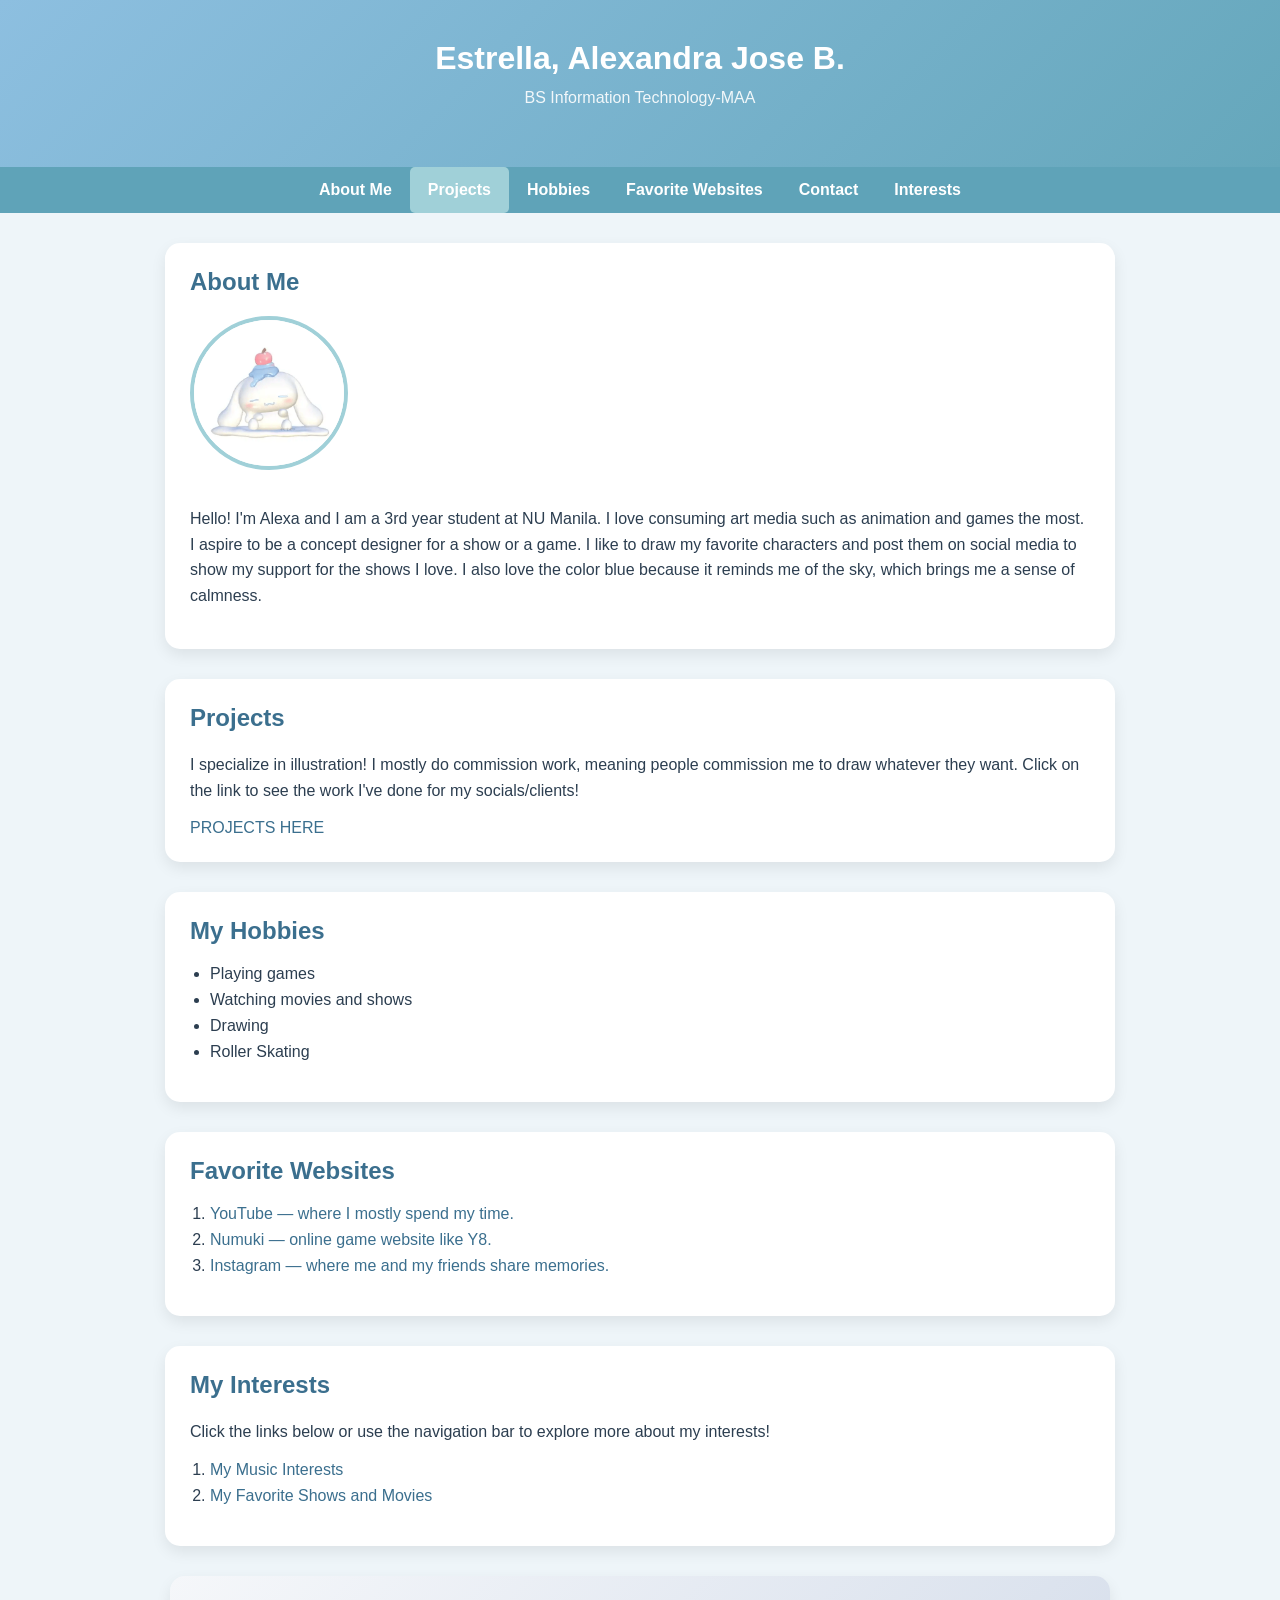
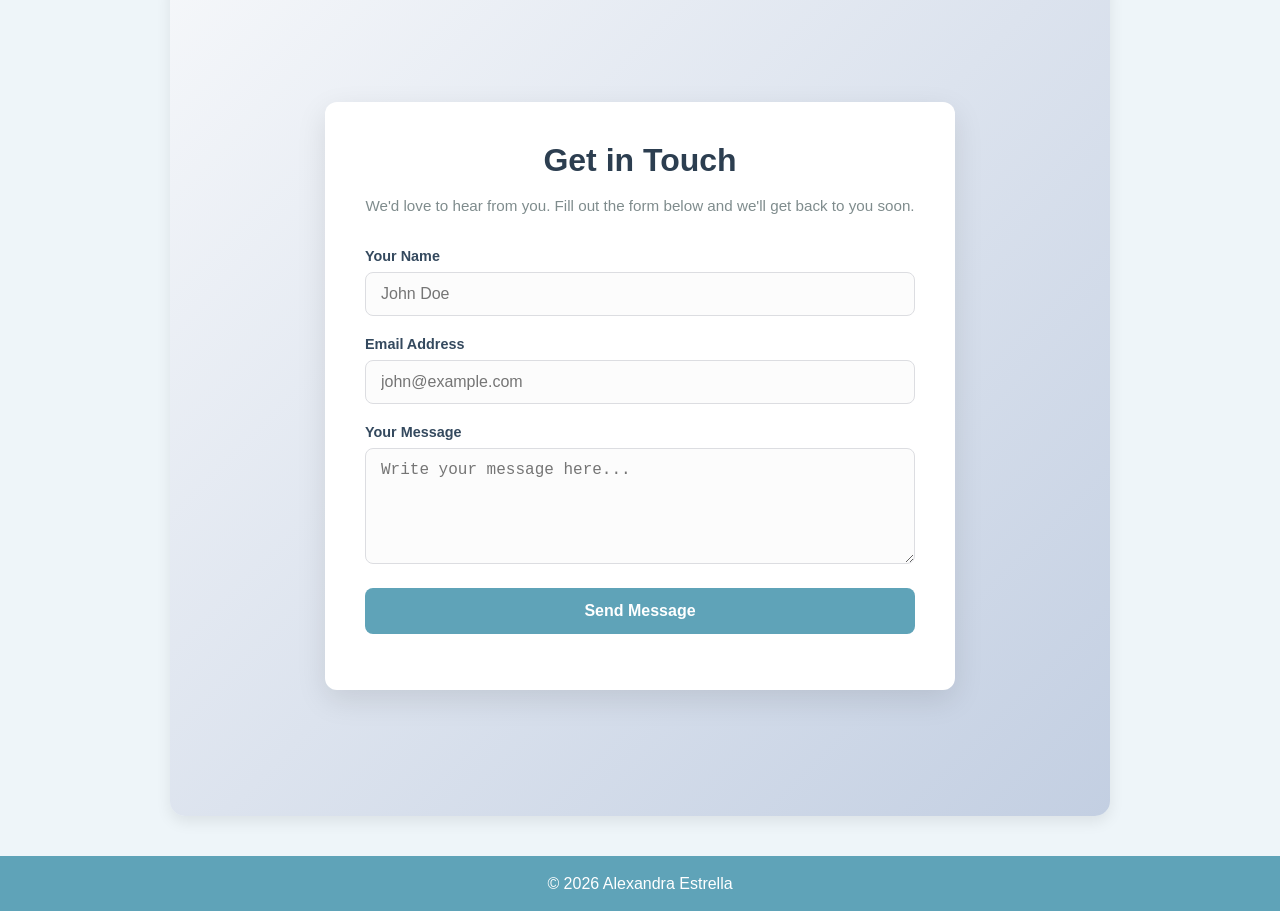
<file: INTEGPROG/index.html>
<!DOCTYPE html>
<html lang="en">
<head>

<title>My Personal Website</title>

<link rel="stylesheet" href="style.css">
</head>

<body>

<header>
    <h1>Estrella, Alexandra Jose B.</h1>
    <p>BS Information Technology-MAA</p>
</header>

<div class="navbar">
    <a href="#about">About Me</a>
    <a href="#project">Projects</a>
    <a href="#hobbies">Hobbies</a>
    <a href="#websites">Favorite Websites</a>
    <a href="#contact">Contact</a>
    

    <div class="dropdown">
        <button class="dropbtn">Interests</button>
        <div class="dropdown-content">
            <a href="projects.html">Projects</a>
            <a href="music.html">Music</a>
            <a href="shows.html">Shows</a>
        </div>
    </div>
</div>

<section id="about">
    <h2>About Me</h2>

    <div class="about-container">
        <img src="cinna.png">

        <p>
        Hello! I'm Alexa and I am a 3rd year student at NU Manila. I love consuming art media such as animation and games the most.
        I aspire to be a concept designer for a show or a game. I like to draw my favorite characters and post them on social media
        to show my support for the shows I love. I also love the color blue because it reminds me of the sky, which brings me a sense of calmness.
        </p>
    </div>
</section>

<section id="project">
    <H2>Projects</H2>
    <p> I specialize in illustration! I mostly do commission work, meaning people commission me to draw whatever they want. Click on the link
        to see the work I've done for my socials/clients!
    </p>
    <a href="projects.html">PROJECTS HERE</a>
</section>

<section id="hobbies">
    <h2>My Hobbies</h2>
    <ul>
        <li>Playing games</li>
        <li>Watching movies and shows</li>
        <li>Drawing</li>
        <li>Roller Skating</li>
    </ul>
</section>

<section id="websites">
    <h2>Favorite Websites</h2>
    <ol>
        <li><a href="https://www.youtube.com" target="_blank">YouTube — where I mostly spend my time.</a></li>
        <li><a href="https://www.numuki.com" target="_blank">Numuki — online game website like Y8.</a></li>
        <li><a href="https://www.instagram.com" target="_blank">Instagram — where me and my friends share memories.</a></li>
    </ol>
</section>

<section id="interests">
    <h2>My Interests</h2>
    <p>Click the links below or use the navigation bar to explore more about my interests!</p>
    <ol>
        <li><a href="music.html">My Music Interests</a></li>
        <li><a href="shows.html">My Favorite Shows and Movies</a></li>
    </ol>
</section>

<section id="contact" class="contact-section">
    <div class="contact-container">
        <div class="contact-header">
            <h2>Get in Touch</h2>
            <p>We'd love to hear from you. Fill out the form below and we'll get back to you soon.</p>
        </div>
        
        <form id="contactForm" class="contact-form">
            <div class="form-group">
                <label for="name">Your Name</label>
                <input type="text" id="name" name="name" placeholder="John Doe" required>
            </div>

            <div class="form-group">
                <label for="email">Email Address</label>
                <input type="email" id="email" name="email" placeholder="john@example.com" required>
            </div>

            <div class="form-group">
                <label for="message">Your Message</label>
                <textarea id="message" name="message" rows="5" placeholder="Write your message here..." required></textarea>
            </div>

            <button type="submit" class="submit-btn">Send Message</button>
            <p id="formResponse" class="form-response"></p>
        </form>
    </div>
</section>

<footer>
    <p>© 2026 Alexandra Estrella</p>
</footer>

<script src="script.js"></script>
</body>
</html>
</file>
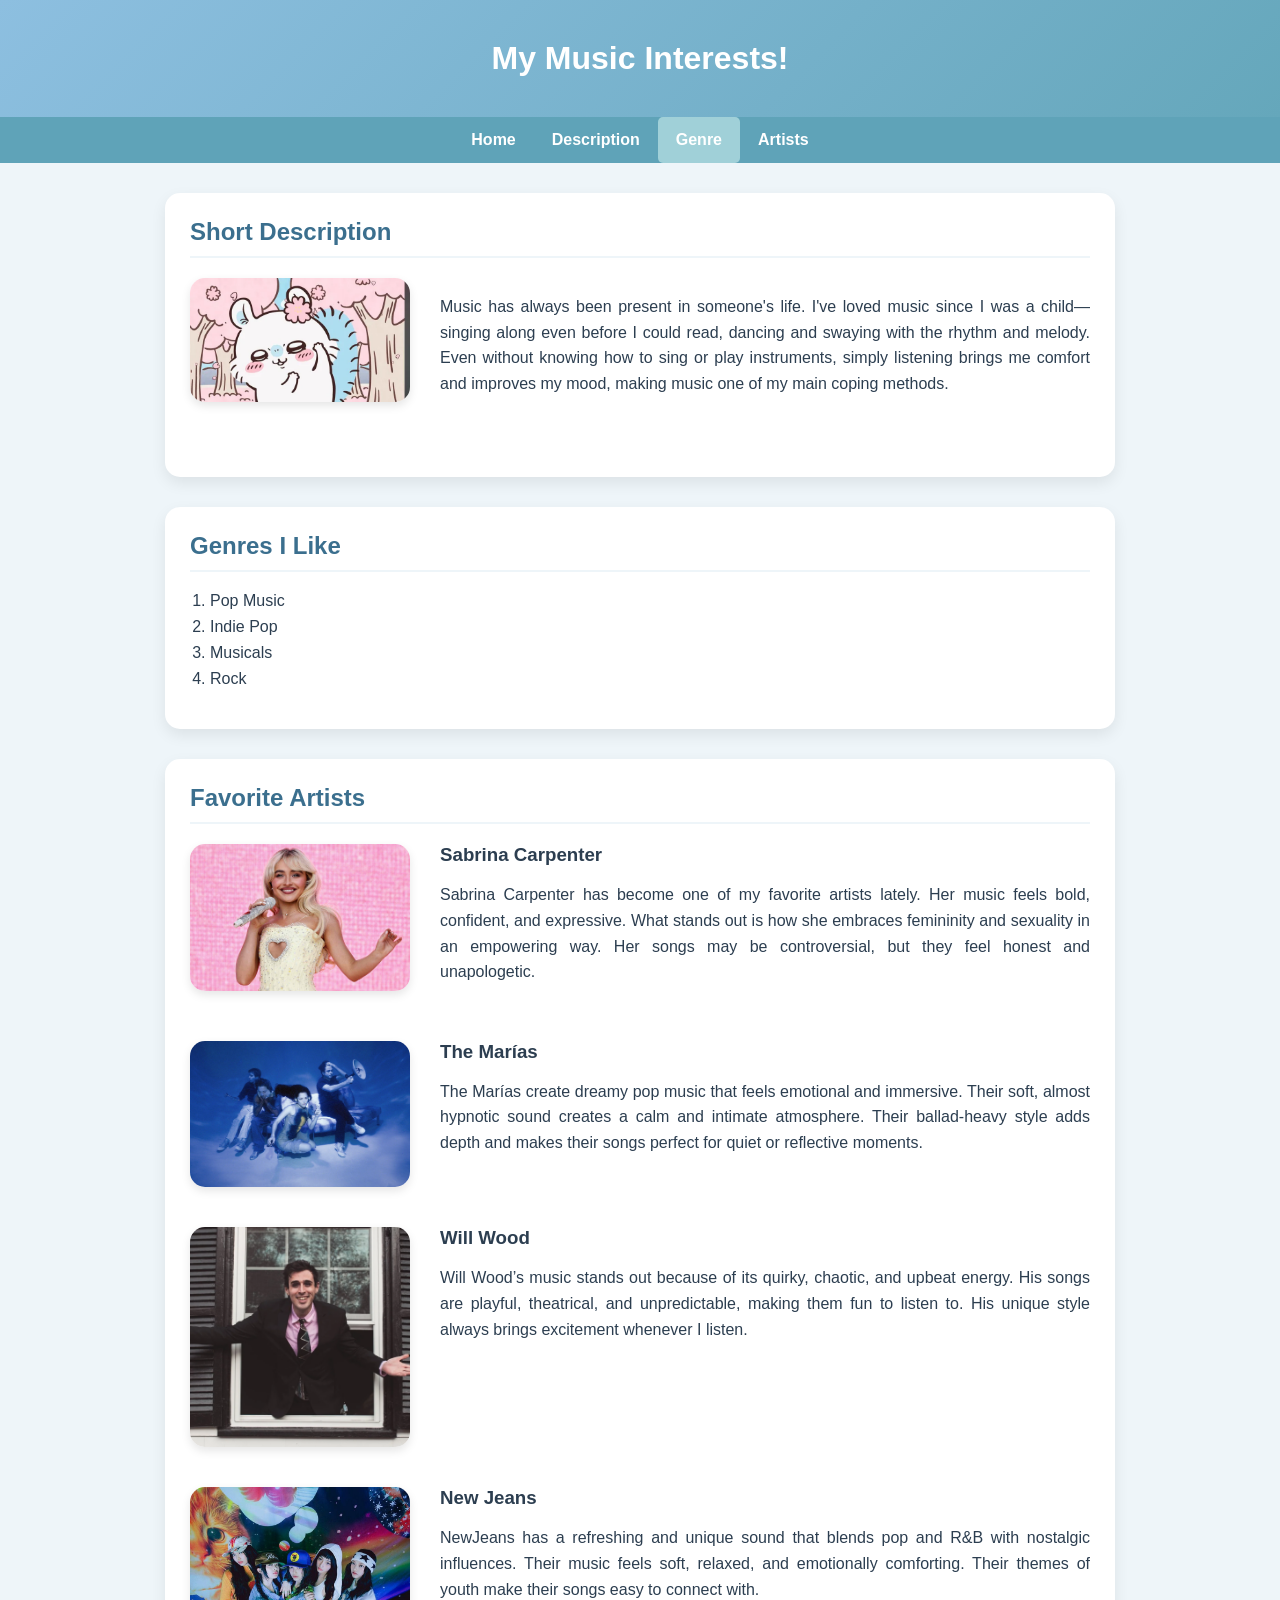
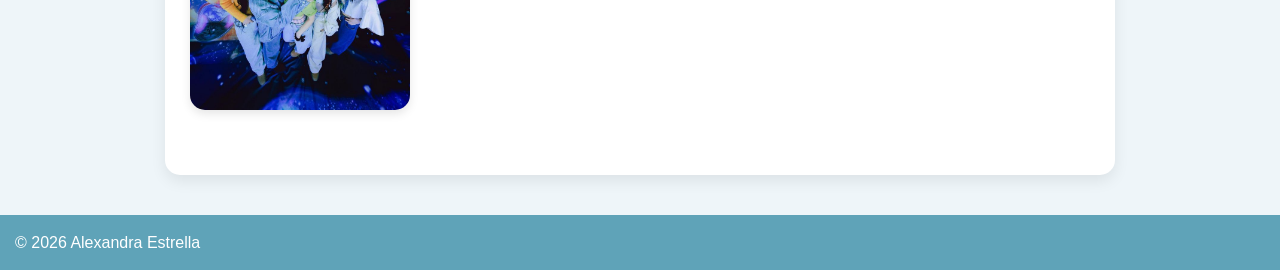
<file: INTEGPROG/music.html>
<!DOCTYPE html>
<html lang="en">
<head>
<meta name="viewport" content="width=device-width, initial-scale=1.0">
<title>Music Interests</title>

<link rel="stylesheet" href="style.css">
</head>

<body class="music-page">

<header>
    <h1>My Music Interests!</h1>
</header>

<div class="navbar">
    <a href="index.html">Home</a>
    <a href="#description">Description</a>
    <a href="#genre">Genre</a>
    <a href="#favorite">Artists</a>
</div>

<section id="description">
    <h2>Short Description</h2>
    <div class="flex-group">
        <img src="monga.webp" class="main-img">
        <div class="text-content">
            <p>
                Music has always been present in someone's life. I've loved music since I was a child—singing along even before I could read,
                dancing and swaying with the rhythm and melody. Even without knowing how to sing or play instruments, simply listening
                brings me comfort and improves my mood, making music one of my main coping methods.
            </p>
        </div>
    </div>
</section>

<section id="genre">
    <h2>Genres I Like</h2>
    <ol>
        <li>Pop Music</li>
        <li>Indie Pop</li>
        <li>Musicals</li>
        <li>Rock</li>
    </ol>
</section>

<section id="favorite">
    <h2>Favorite Artists</h2>

    <div class="artist flex-group">
        <img src="sabrinaaa.jpg">
        <div class="text-content">
            <h3>Sabrina Carpenter</h3>
            <p>
                Sabrina Carpenter has become one of my favorite artists lately. Her music feels bold, confident, and expressive.
                What stands out is how she embraces femininity and sexuality in an empowering way. Her songs may be controversial,
                but they feel honest and unapologetic.
            </p>
        </div>
    </div>

    <div class="artist flex-group">
        <img src="themarias.jpg">
        <div class="text-content">
            <h3>The Marías</h3>
            <p>
                The Marías create dreamy pop music that feels emotional and immersive. Their soft, almost hypnotic sound
                creates a calm and intimate atmosphere. Their ballad-heavy style adds depth and makes their songs perfect
                for quiet or reflective moments.
            </p>
        </div>
    </div>

    <div class="artist flex-group">
        <img src="will wood.webp">
        <div class="text-content">
            <h3>Will Wood</h3>
            <p>
                Will Wood’s music stands out because of its quirky, chaotic, and upbeat energy. His songs are playful,
                theatrical, and unpredictable, making them fun to listen to. His unique style always brings excitement whenever I listen.
            </p>
        </div>
    </div>

    <div class="artist flex-group">
        <img src="newjeanss.jpg">
        <div class="text-content">
            <h3>New Jeans</h3>
            <p>
                NewJeans has a refreshing and unique sound that blends pop and R&B with nostalgic influences.
                Their music feels soft, relaxed, and emotionally comforting. Their themes of youth make their songs easy to connect with.
            </p>
        </div>
    </div>

</section>

<footer>
    <p>© 2026 Alexandra Estrella</p>
</footer>

<script src="script.js"></script>
</body>
</html>
</file>
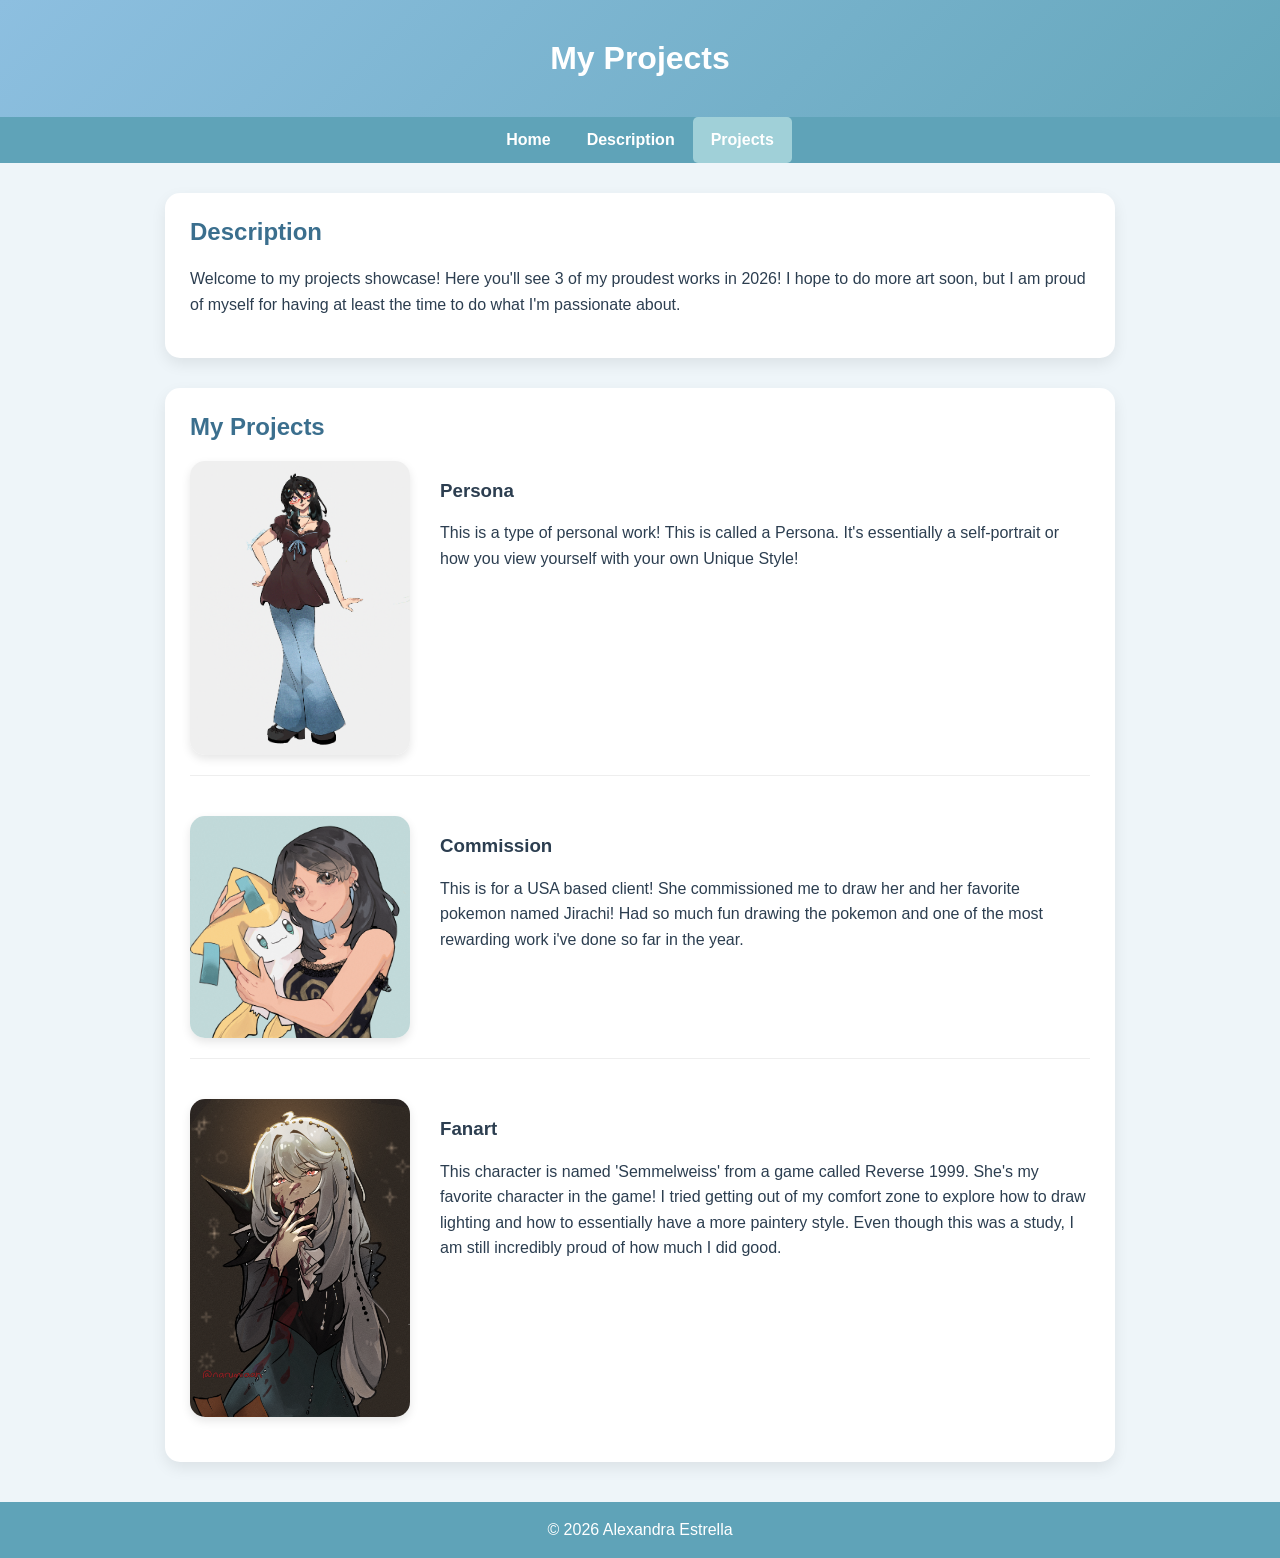
<file: INTEGPROG/projects.html>
<!DOCTYPE html>
<html lang="en">
<head>
<meta name="viewport" content="width=device-width, initial-scale=1.0">
<title>My Projects</title>

<link rel="stylesheet" href="style.css">
</head>

<body class="project-page">

<header>
    <h1>My Projects</h1>
</header>

<div class="navbar">
    <a href="index.html">Home</a>
    <a href="#description">Description</a>
    <a href="#projects">Projects</a>
</div>

<section id="description">
    <h2>Description</h2>
    <p>
        Welcome to my projects showcase! Here you'll see 3 
        of my proudest works in 2026! I hope to do more art 
        soon, but I am proud of myself for having at least the time
        to do what I'm passionate about.
    </p>
</section>

<section id="projects">
    <h2>My Projects</h2>

    <!-- PROJECT 1 -->
    <div class="show">
        <img src="narumi.png" alt="Project 1">
        <div class="show-info">
            <h3>Persona</h3>
            <p>
                This is a type of personal work! This is called a 
                Persona. It's essentially a self-portrait or how 
                you view yourself with your own Unique Style! 
            </p>
        </div>
    </div>

    <!-- PROJECT 2 -->
    <div class="show">
        <img src="kirstenjirachi.png" alt="Project 2">
        <div class="show-info">
            <h3>Commission</h3>
            <p>
               This is for a USA based client! She commissioned me to 
               draw her and her favorite pokemon named Jirachi! Had so much 
               fun drawing the pokemon and one of the most rewarding work i've 
               done so far in the year.
            </p>
        </div>
    </div>

    <!-- PROJECT 3 -->
    <div class="show">
        <img src="semmelwifey.png" alt="Project 3">
        <div class="show-info">
            <h3>Fanart</h3>
            <p>
             This character is named 'Semmelweiss' from a game called Reverse 1999.
             She's my favorite character in the game! I tried getting out of my comfort zone
             to explore how to draw lighting and how to essentially have a more paintery style.
             Even though this was a study, I am still incredibly proud of how much I did good.
            </p>
        </div>
    </div>

</section>

<footer>
    <p>© 2026 Alexandra Estrella</p>
</footer>

<script src="script.js"></script>
</body>
</html>
</file>
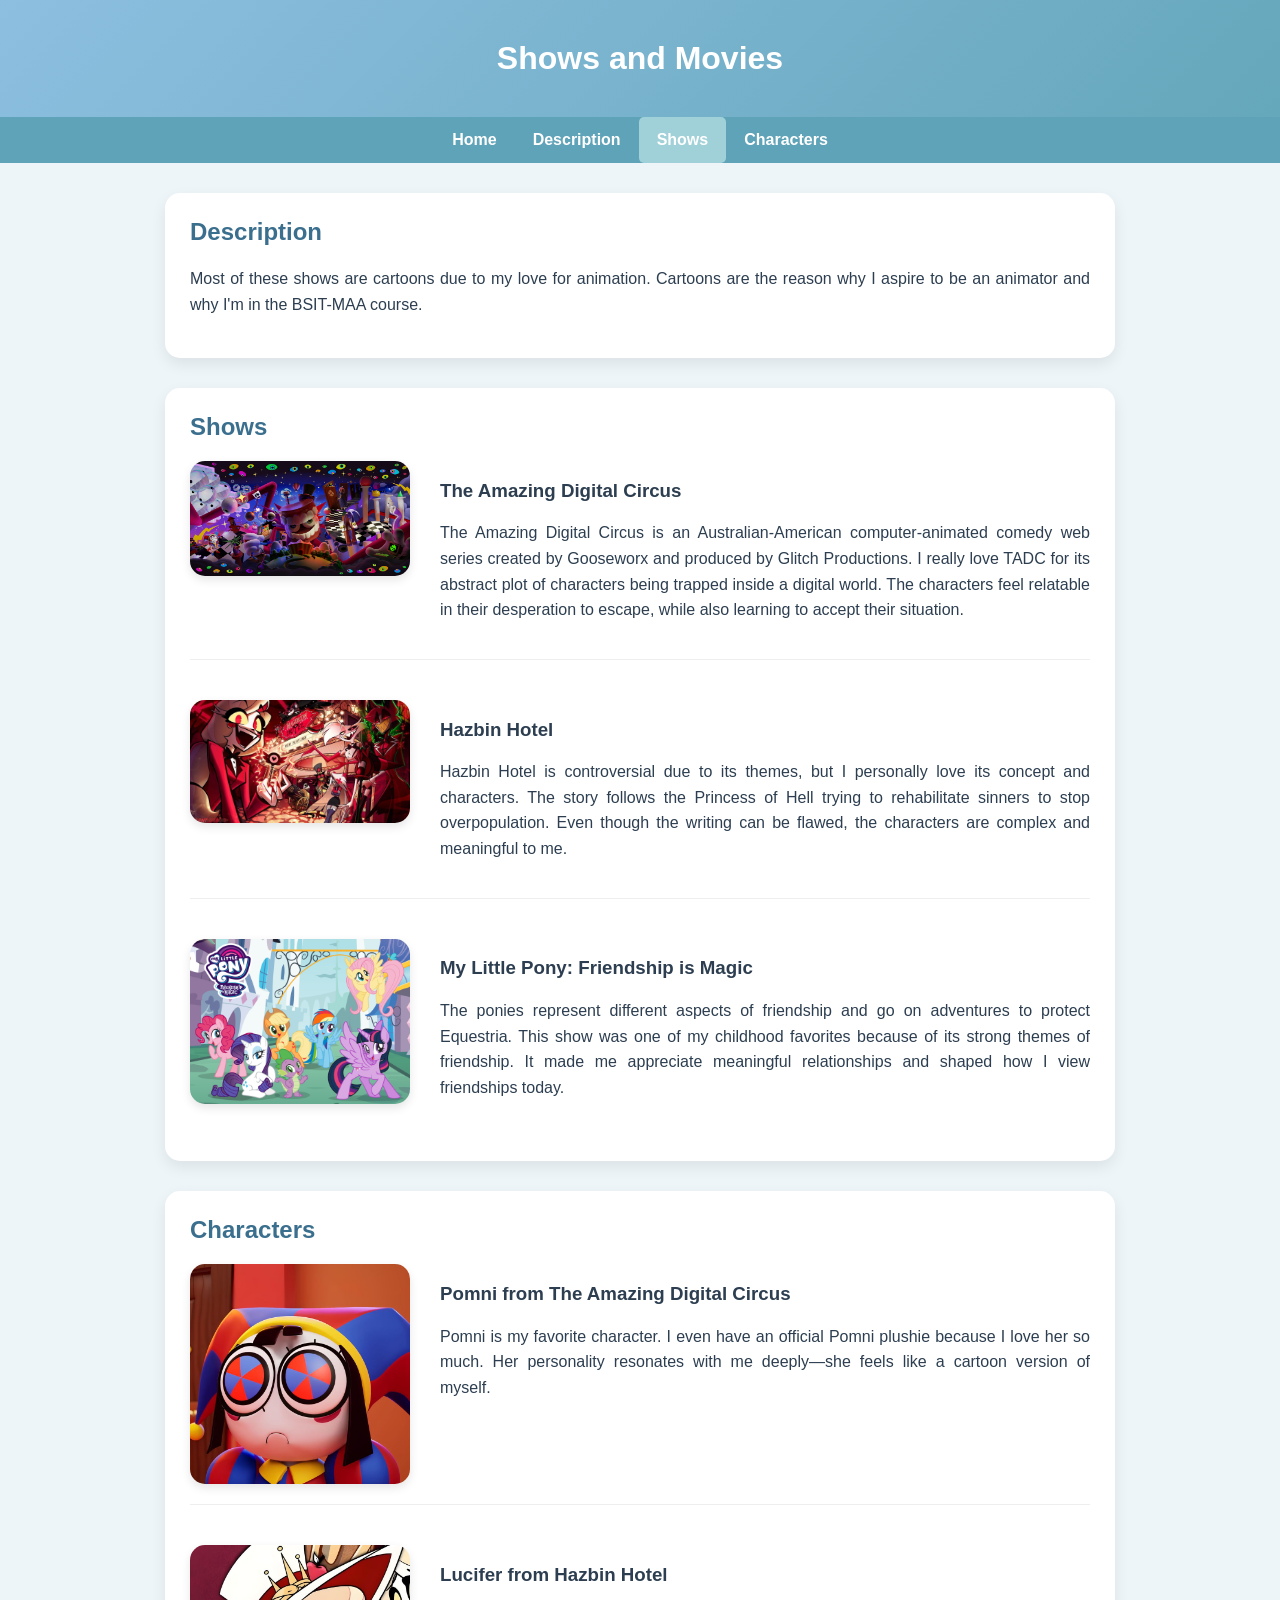
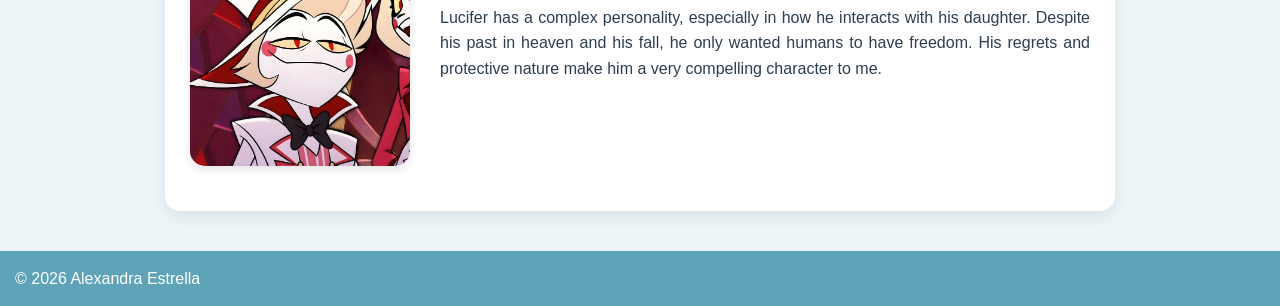
<file: INTEGPROG/shows.html>
<!DOCTYPE html>
<html lang="en">
<head>
<meta name="viewport" content="width=device-width, initial-scale=1.0">
<title>Shows and Movies</title>

<link rel="stylesheet" href="style.css">
</head>

<body class="shows-page">

<header>
    <h1>Shows and Movies</h1>
</header>

<div class="navbar">
    <a href="index.html">Home</a>
    <a href="#description">Description</a>
    <a href="#shows">Shows</a>
    <a href="#characters">Characters</a>
</div>

<section id="description">
    <h2>Description</h2>
    <p>
        Most of these shows are cartoons due to my love for animation. Cartoons are the reason why I aspire to be an animator and why I'm in the BSIT-MAA course.
    </p>
</section>

<section id="shows">
    <h2>Shows</h2>

    <div class="show">
        <img src="tadc.jpg" alt="The Amazing Digital Circus">
        <div class="show-info">
            <h3>The Amazing Digital Circus</h3>
            <p>
            The Amazing Digital Circus is an Australian-American computer-animated comedy web series created by Gooseworx and produced by Glitch Productions.
            I really love TADC for its abstract plot of characters being trapped inside a digital world. The characters feel relatable in their desperation to escape,
            while also learning to accept their situation.
            </p>
        </div>
    </div>

    <div class="show">
        <img src="hazbin hotel.jpg" alt="Hazbin Hotel">
        <div class="show-info">
            <h3>Hazbin Hotel</h3>
            <p>
            Hazbin Hotel is controversial due to its themes, but I personally love its concept and characters. The story follows the Princess of Hell trying to rehabilitate
            sinners to stop overpopulation. Even though the writing can be flawed, the characters are complex and meaningful to me.
            </p>
        </div>
    </div>

    <div class="show">
        <img src="mlp.png" alt="My Little Pony">
        <div class="show-info">
            <h3>My Little Pony: Friendship is Magic</h3>
            <p>
            The ponies represent different aspects of friendship and go on adventures to protect Equestria. This show was one of my childhood favorites because of its
            strong themes of friendship. It made me appreciate meaningful relationships and shaped how I view friendships today.
            </p>
        </div>
    </div>
</section>

<section id="characters">
    <h2>Characters</h2>

    <div class="show">
        <img src="pomni.jpg" alt="Pomni">
        <div class="show-info">
            <h3>Pomni from The Amazing Digital Circus</h3>
            <p>
                Pomni is my favorite character. I even have an official Pomni plushie because I love her so much.
                Her personality resonates with me deeply—she feels like a cartoon version of myself.
            </p>
        </div>
    </div>

    <div class="show">
        <img src="lucifer.jpg" alt="Lucifer">
        <div class="show-info">
            <h3>Lucifer from Hazbin Hotel</h3>
            <p>
                Lucifer has a complex personality, especially in how he interacts with his daughter. Despite his past in heaven and his fall,
                he only wanted humans to have freedom. His regrets and protective nature make him a very compelling character to me.
            </p>
        </div>
    </div>
</section>

<footer>
    <p>© 2026 Alexandra Estrella</p>
</footer>

<script src="script.js"></script>
</body>
</html>
</file>
<file: INTEGPROG/style.css>
body {
    font-family: 'Segoe UI', Arial, sans-serif;
    margin: 0;
    background: #eef5f9;
    color: #2c3e50;
}

header {
    background: linear-gradient(135deg, #8dbfe0, #65a7bb);
    color: white;
    padding: 40px 20px;
    text-align: center;
    box-shadow: 0 4px 10px rgba(0, 0, 0, 0.1);
}

header h1 {
    margin: 0;
    font-size: 32px;
}

header p {
    margin-top: 8px;
    opacity: 0.9;
}

/* NAVBAR */
.navbar {
    display: flex;
    justify-content: center;
    background-color: #5fa3b8;
    position: sticky;
    top: 0;
    z-index: 1000;
    flex-wrap: wrap;
}

.navbar a {
    color: white;
    padding: 14px 18px;
    text-decoration: none;
    font-weight: bold;
    transition: 0.3s;
}

.navbar a:hover,
.navbar a.active {
    background-color: #a0d0d8;
    border-radius: 5px;
}

/* DROPDOWN */
.dropdown {
    position: relative;
}

.dropbtn {
    background: none;
    border: none;
    color: white;
    padding: 14px 18px;
    font-weight: bold;
    font-size: 16px;
    cursor: pointer;
    font-family: inherit;
    transition: 0.3s;
}

.dropbtn:hover,
.dropdown.open .dropbtn {
    background-color: #a0d0d8;
    border-radius: 5px;
}

.dropbtn:focus {
    outline: none;
}

.dropdown-content {
    display: none;
    position: absolute;
    background-color: white;
    min-width: 180px;
    border-radius: 8px;
    overflow: hidden;
    box-shadow: 0 8px 20px rgba(0, 0, 0, 0.15);
}

.dropdown.open .dropdown-content {
    display: block;
}

.dropdown-content a {
    color: #2c3e50;
    padding: 12px;
    display: block;
}

.dropdown-content a:hover {
    background-color: #eef5f9;
}

/* SECTIONS */
section {
    max-width: 900px;
    margin: 30px auto;
    padding: 25px;
    background: white;
    border-radius: 15px;
    box-shadow: 0 6px 15px rgba(0, 0, 0, 0.08);
}

h2 {
    color: #3b6f8e;
    margin-top: 0;
}

p {
    line-height: 1.6;
}

/* ABOUT PAGE */
.about-container {
    display: flex;
    align-items: center;
    gap: 20px;
    flex-wrap: wrap;
}

.about-container img {
    width: 150px;
    border-radius: 50%;
    border: 4px solid #a0d0d8;
}

/* MUSIC PAGE */
.music-page {
    background: #eef5f9;
}

.music-page h2 {
    border-bottom: 2px solid #eef5f9;
    padding-bottom: 10px;
    margin-bottom: 20px;
}

.music-page h3 {
    text-align: left;
    margin: 0 0 10px 0;
}

.music-page p,
.shows-page p {
    text-align: justify;
}

.flex-group {
    display: flex;
    align-items: flex-start;
    gap: 30px;
    margin-bottom: 40px;
}

.main-img,
.artist img {
    flex: 0 0 220px;
    width: 220px;
    border-radius: 15px;
    box-shadow: 0 4px 10px rgba(0, 0, 0, 0.1);
    display: block;
}

.text-content {
    flex: 1;
}

/* SHOWS PAGE */
.show {
    display: flex;
    align-items: flex-start;
    gap: 30px;
    margin-bottom: 40px;
    padding-bottom: 20px;
    border-bottom: 1px solid #eee;
}

.show:last-child {
    border-bottom: none;
    margin-bottom: 0;
}

.show img {
    flex: 0 0 220px;
    width: 220px;
    border-radius: 15px;
    box-shadow: 0 4px 10px rgba(0, 0, 0, 0.1);
}

.show-info {
    flex: 1;
}

.center-text {
    text-align: left;
}

/* LISTS */
ul,
ol {
    padding-left: 20px;
}

li {
    margin-bottom: 8px;
}

a {
    color: #3b6f8e;
    text-decoration: none;
}

a:hover {
    text-decoration: underline;
}

.navbar a:hover,
.dropdown-content a:hover {
    text-decoration: none;
}
/* Contact Section Styling */
.contact-section {
    background: linear-gradient(135deg, #f5f7fa 0%, #c3cfe2 100%);
    padding: 60px 20px;
    font-family: 'Segoe UI', Tahoma, Geneva, Verdana, sans-serif;
    display: flex;
    justify-content: center;
    align-items: center;
    min-height: 80vh;
}

.contact-container {
    background: #ffffff;
    width: 100%;
    max-width: 550px;
    padding: 40px;
    border-radius: 12px;
    box-shadow: 0 10px 30px rgba(0, 0, 0, 0.1);
}

.contact-header {
    text-align: center;
    margin-bottom: 30px;
}

.contact-header h2 {
    font-size: 2rem;
    color: #2c3e50;
    margin-bottom: 10px;
}

.contact-header p {
    color: #7f8c8d;
    font-size: 0.95rem;
}

.form-group {
    margin-bottom: 20px;
}

.form-group label {
    display: block;
    font-weight: 600;
    color: #34495e;
    margin-bottom: 8px;
    font-size: 0.9rem;
}

.form-group input,
.form-group textarea {
    width: 100%;
    padding: 12px 15px;
    border: 1px solid #dcdde1;
    border-radius: 8px;
    font-size: 1rem;
    color: #2f3640;
    background-color: #fcfcfc;
    transition: all 0.3s ease;
    box-sizing: border-box;
}

.form-group input:focus,
.form-group textarea:focus {
    border-color: #3498db;
    background-color: #fff;
    box-shadow: 0 0 0 3px rgba(52, 152, 219, 0.15);
    outline: none;
}

.submit-btn {
    width: 100%;
    background-color: #5fa3b8;
    color: white;
    border: none;
    padding: 14px;
    font-size: 1rem;
    font-weight: 600;
    border-radius: 8px;
    cursor: pointer;
    transition: background-color 0.3s ease, transform 0.1s ease;
}

.submit-btn:hover {
    background-color: #2980b9;
}

.submit-btn:active {
    transform: scale(0.98);
}

.form-response {
    margin-top: 15px;
    text-align: center;
    font-size: 0.95rem;
    font-weight: 500;
}

/* FOOTER */
footer {
    text-align: center;
    background: #5fa3b8;
    color: white;
    padding: 15px;
    margin-top: 40px;
}

footer p {
    margin: 0;
}

/* MOBILE */
@media (max-width: 650px) {
    .navbar {
        flex-direction: column;
        align-items: stretch;
    }

    .navbar > a,
    .dropbtn {
        text-align: center;
    }

    .dropdown-content {
        position: static;
        width: 100%;
        text-align: center;
    }

    .about-container,
    .flex-group,
    .show {
        flex-direction: column;
        align-items: center;
    }

    .music-page h3,
    .music-page p,
    .show-info h3,
    .show-info p {
        text-align: center;
    }

    .main-img,
    .artist img,
    .show img {
        flex: none;
        width: min(220px, 100%);
    }

    section {
        margin: 20px 12px;
        padding: 20px;
    }
}

/* PROJECTS PAGE */
.projects-page {
    background: #eef5f9;
}

.projects-page h2 {
    border-bottom: 2px solid #eef5f9;
    padding-bottom: 10px;
    margin-bottom: 20px;
}

.projects-page h3 {
    text-align: left;
    margin: 0 0 10px 0;
}

.projects-page p {
    text-align: justify;
}

/* PROJECT IMAGES */
.project {
    display: flex;
    align-items: flex-start;
    gap: 30px;
    margin-bottom: 40px;
    padding-bottom: 20px;
    border-bottom: 1px solid #eee;
}

.project:last-child {
    border-bottom: none;
    margin-bottom: 0;
}

.project img {
    flex: 0 0 220px;
    width: 220px;
    border-radius: 15px;
    box-shadow: 0 4px 10px rgba(0, 0, 0, 0.1);
}

.project-info {
    flex: 1;
}

/* MOBILE PROJECTS PAGE */
@media (max-width: 650px) {
    .project {
        flex-direction: column;
        align-items: center;
    }

    .project-info h3,
    .project-info p {
        text-align: center;
    }

    .project img {
        flex: none;
        width: min(220px, 100%);
    }
}
</file>
